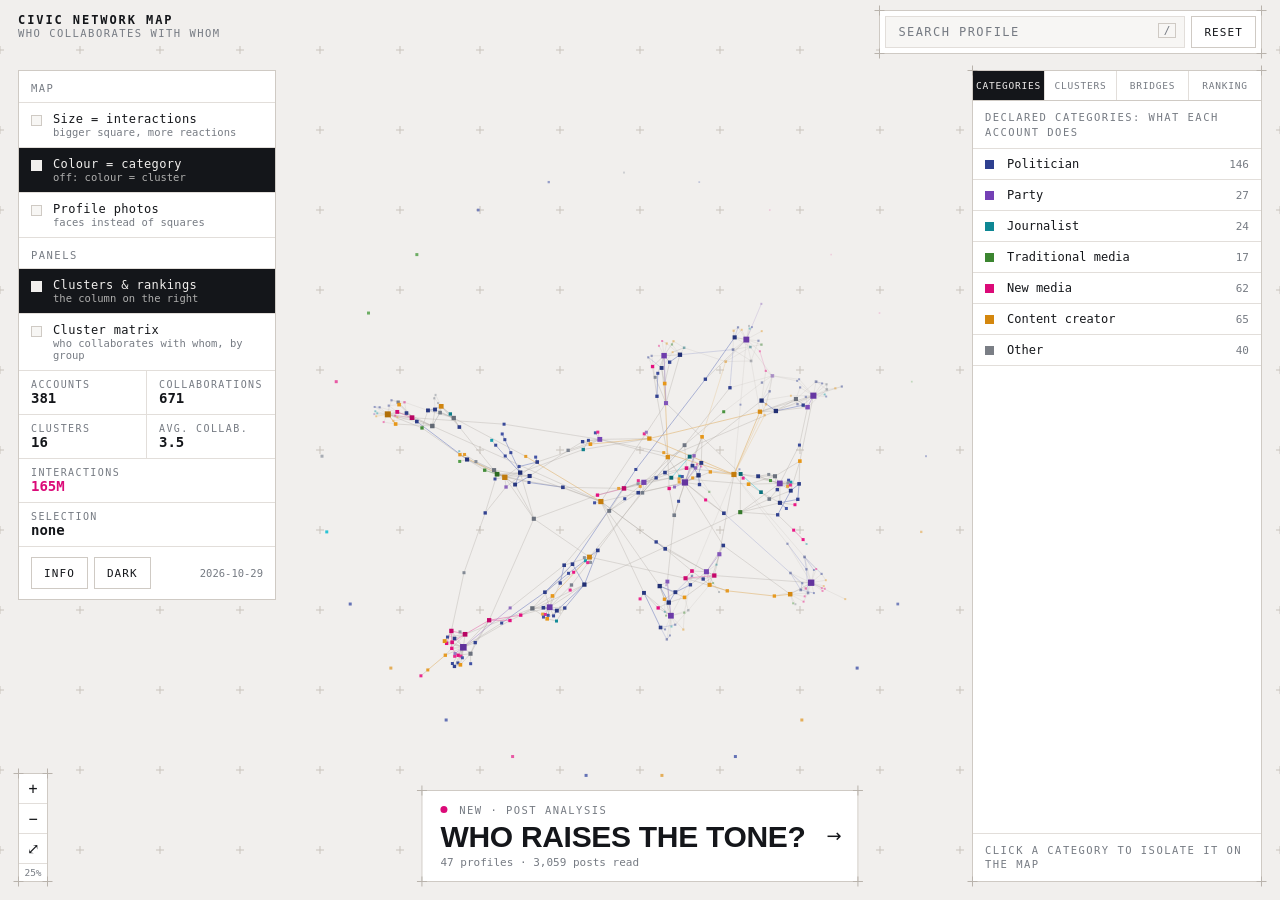
<file: network-map-blueprint/kit/site/index.html>
<!doctype html>
<html lang="en" data-theme="light">
<head>
<meta charset="utf-8">
<meta name="viewport" content="width=device-width, initial-scale=1, viewport-fit=cover">
<!-- SEO:head -->
<title>Civic Network Map · Who collaborates with whom</title>
<meta name="description" content="Who collaborates with whom on Instagram: 381 accounts and 671 collaborations in 16 clusters.">
<link rel="canonical" href="https://example.org/">
<meta property="og:type" content="website">
<meta property="og:site_name" content="Civic Network Map">
<meta property="og:title" content="Civic Network Map · Who collaborates with whom">
<meta property="og:description" content="Who collaborates with whom on Instagram: 381 accounts and 671 collaborations in 16 clusters.">
<meta property="og:url" content="https://example.org/">
<meta property="og:image" content="https://example.org/img/og.png">
<meta name="twitter:card" content="summary_large_image">
<script type="application/ld+json">{"@context": "https://schema.org", "@graph": [{"@type": "WebSite", "@id": "https://example.org/#site", "name": "Civic Network Map", "url": "https://example.org/", "inLanguage": "en"}, {"@type": "WebPage", "@id": "https://example.org/#page", "name": "Civic Network Map · Who collaborates with whom", "url": "https://example.org/", "isPartOf": {"@id": "https://example.org/#site"}, "dateModified": "2026-10-29", "description": "Who collaborates with whom on Instagram: 381 accounts and 671 collaborations in 16 clusters."}, {"@type": "Dataset", "@id": "https://example.org/#data", "name": "Civic Network Map", "description": "Who collaborates with whom on Instagram: 381 accounts and 671 collaborations in 16 clusters.", "dateModified": "2026-10-29", "temporalCoverage": "2026-01-01/2026-09-30", "creator": [{"@type": "Organization", "name": "Example Newsroom"}]}]}</script>
<!-- /SEO:head -->
<meta name="theme-color" content="#F1EFED">
<link rel="icon" href="img/icon.svg" type="image/svg+xml">
<script src="js/theme-init.js"></script>
<link rel="stylesheet" href="css/style.css">
</head>
<body class="page-map">

<div class="gate" id="gate">
  <div class="gate-box box">
    <p class="lab">Loading</p>
    <h1 id="gateTitle">Network map</h1>
    <p class="gate-msg" id="gateMsg" role="status"></p>
  </div>
</div>

<header class="bar" id="bar" hidden>
  <a class="brand" href="./"><b id="brandTitle"></b><span id="brandSub"></span></a>
  <div class="tools box">
    <div class="search">
      <input id="q" type="search" placeholder="Search profile" autocomplete="off" spellcheck="false"
             role="combobox" aria-expanded="false" aria-controls="sugg" aria-autocomplete="list" aria-label="Search profile">
      <kbd aria-hidden="true">/</kbd>
      <ul class="sugg box" id="sugg" role="listbox" hidden></ul>
    </div>
    <button class="btn" id="btnReset" type="button">Reset</button>
  </div>
  <button class="btn only-narrow" id="btnMenu" type="button" aria-expanded="false" aria-controls="opts">View</button>
</header>

<aside class="opts box" id="opts" aria-label="View options" hidden>
  <p class="lab">Map</p>
  <button class="opt" type="button" data-opt="itr" aria-pressed="false"><b>Size = interactions</b><small>bigger square, more reactions</small></button>
  <button class="opt" type="button" data-opt="cat" aria-pressed="true"><b>Colour = category</b><small>off: colour = cluster</small></button>
  <button class="opt" type="button" data-opt="photos" aria-pressed="false"><b>Profile photos</b><small>faces instead of squares</small></button>
  <p class="lab">Panels</p>
  <button class="opt" type="button" data-opt="rail" aria-pressed="true"><b>Clusters &amp; rankings</b><small>the column on the right</small></button>
  <button class="opt" type="button" data-opt="matrix" aria-pressed="false"><b>Cluster matrix</b><small>who collaborates with whom, by group</small></button>
  <dl class="stats">
    <div><dt>Accounts</dt><dd id="sNodes">—</dd></div>
    <div><dt>Collaborations</dt><dd id="sLinks">—</dd></div>
    <div><dt>Clusters</dt><dd id="sClusters">—</dd></div>
    <div><dt>Avg. collab.</dt><dd id="sAvg">—</dd></div>
    <div class="wide"><dt>Interactions</dt><dd class="hot" id="sItr">—</dd></div>
    <div class="wide"><dt>Selection</dt><dd id="sSel">none</dd></div>
  </dl>
  <div class="opts-foot">
    <button class="btn" id="btnInfo" type="button">Info</button>
    <button class="btn" id="btnTheme" type="button">Dark</button>
    <time id="sDate"></time>
  </div>
</aside>

<main class="stage" id="stage" hidden>
  <canvas id="graph" role="img" aria-label="Collaboration network: use the search box or the lists to explore it"></canvas>
  <div class="tip" id="tip" hidden></div>
  <div class="zoom box" role="group" aria-label="Zoom">
    <button type="button" id="zIn" aria-label="Zoom in">+</button>
    <button type="button" id="zOut" aria-label="Zoom out">−</button>
    <button type="button" id="zFit" aria-label="Fit the whole network">⤢</button>
    <output id="sZoom">100%</output>
  </div>
  <div class="sizes box" id="sizeLegend" hidden></div>
  <a class="teaser box" id="teaser" href="compass.html" hidden>
    <span class="lab"><i class="dot"></i> New · post analysis</span>
    <b class="display">Who raises the tone?</b>
    <small id="teaserSub"></small>
  </a>
</main>

<section class="matrix" id="matrix" hidden aria-labelledby="mxTitle">
  <header class="mx-head">
    <h2 class="lab" id="mxTitle">Cluster × cluster matrix</h2>
    <p>Each cell counts the collaborations between the cluster of the row and the cluster of the
       column. The last column is the share that stays inside the cluster. Click a cell to see that
       pair on the map.</p>
    <p class="mx-brief" id="mxBrief"></p>
  </header>
  <div class="mx-wrap"><table class="mx" id="mx"></table></div>
</section>

<aside class="rail box" id="rail" hidden>
  <div class="tabs" role="tablist" aria-label="Lists">
    <button role="tab" type="button" data-tab="cat" aria-selected="true">Categories</button>
    <button role="tab" type="button" data-tab="cluster" aria-selected="false">Clusters</button>
    <button role="tab" type="button" data-tab="bridge" aria-selected="false">Bridges</button>
    <button role="tab" type="button" data-tab="rank" aria-selected="false">Ranking</button>
  </div>
  <p class="rail-sub lab" id="railSub"></p>
  <div class="rail-body" id="railBody" role="tabpanel"></div>
  <p class="rail-foot lab" id="railFoot"></p>
</aside>

<aside class="card box" id="card" hidden aria-label="Profile"></aside>

<dialog class="info box" id="info" aria-labelledby="infoTitle">
  <form method="dialog"><button class="close" aria-label="Close">×</button></form>
  <h2 class="lab" id="infoTitle">About this map</h2>
  <div id="infoBody"></div>
</dialog>

<!-- SEO:text -->
<section class="vh" aria-labelledby="seoTitle">
<h2 id="seoTitle">Civic Network Map in words</h2>
<p>Who collaborates with whom on Instagram: 381 accounts and 671 collaborations in 16 clusters. Categories: Politician 146, Content creator 65, New media 62, Other 40, Party 27, Journalist 24, Traditional media 17. Period 2026-01-01 – 2026-09-30. Edition of <time datetime="2026-10-29">2026-10-29</time>.</p>
<h3>Groups and clusters</h3><ul>
<li><b>Far left</b>: Red Forum (20).</li>
<li><b>Left</b>: Left Alliance (26).</li>
<li><b>Centre-left</b>: Progressive Party (25), Civic List (20), Green Wave (20).</li>
<li><b>Centre</b>: Liberal Centre (22), Reform Bloc (11).</li>
<li><b>Centre-right</b>: Popular Union (23), Moderates (22).</li>
<li><b>Right</b>: Patriots / Heritage League (53), National Front (27).</li>
<li><b>Far right</b>: Identity Network (16).</li>
<li><b>Independent</b>: Indie Media (29), Podcast Circle (22), Satire Desk (11).</li>
<li><b>Unassigned</b>: nevel_za (9).</li>
</ul>
<p>Full method: <a href="llms-full.txt">llms-full.txt</a>.</p>
</section>
<!-- /SEO:text -->
<noscript><p class="noscript">This map needs JavaScript. The method is described in <a href="llms-full.txt">llms-full.txt</a>.</p></noscript>

<script src="data.js?v=2c7e0327c3"></script>
<script src="js/core.js"></script>
<script src="js/map.js"></script>
</body>
</html>
</file>
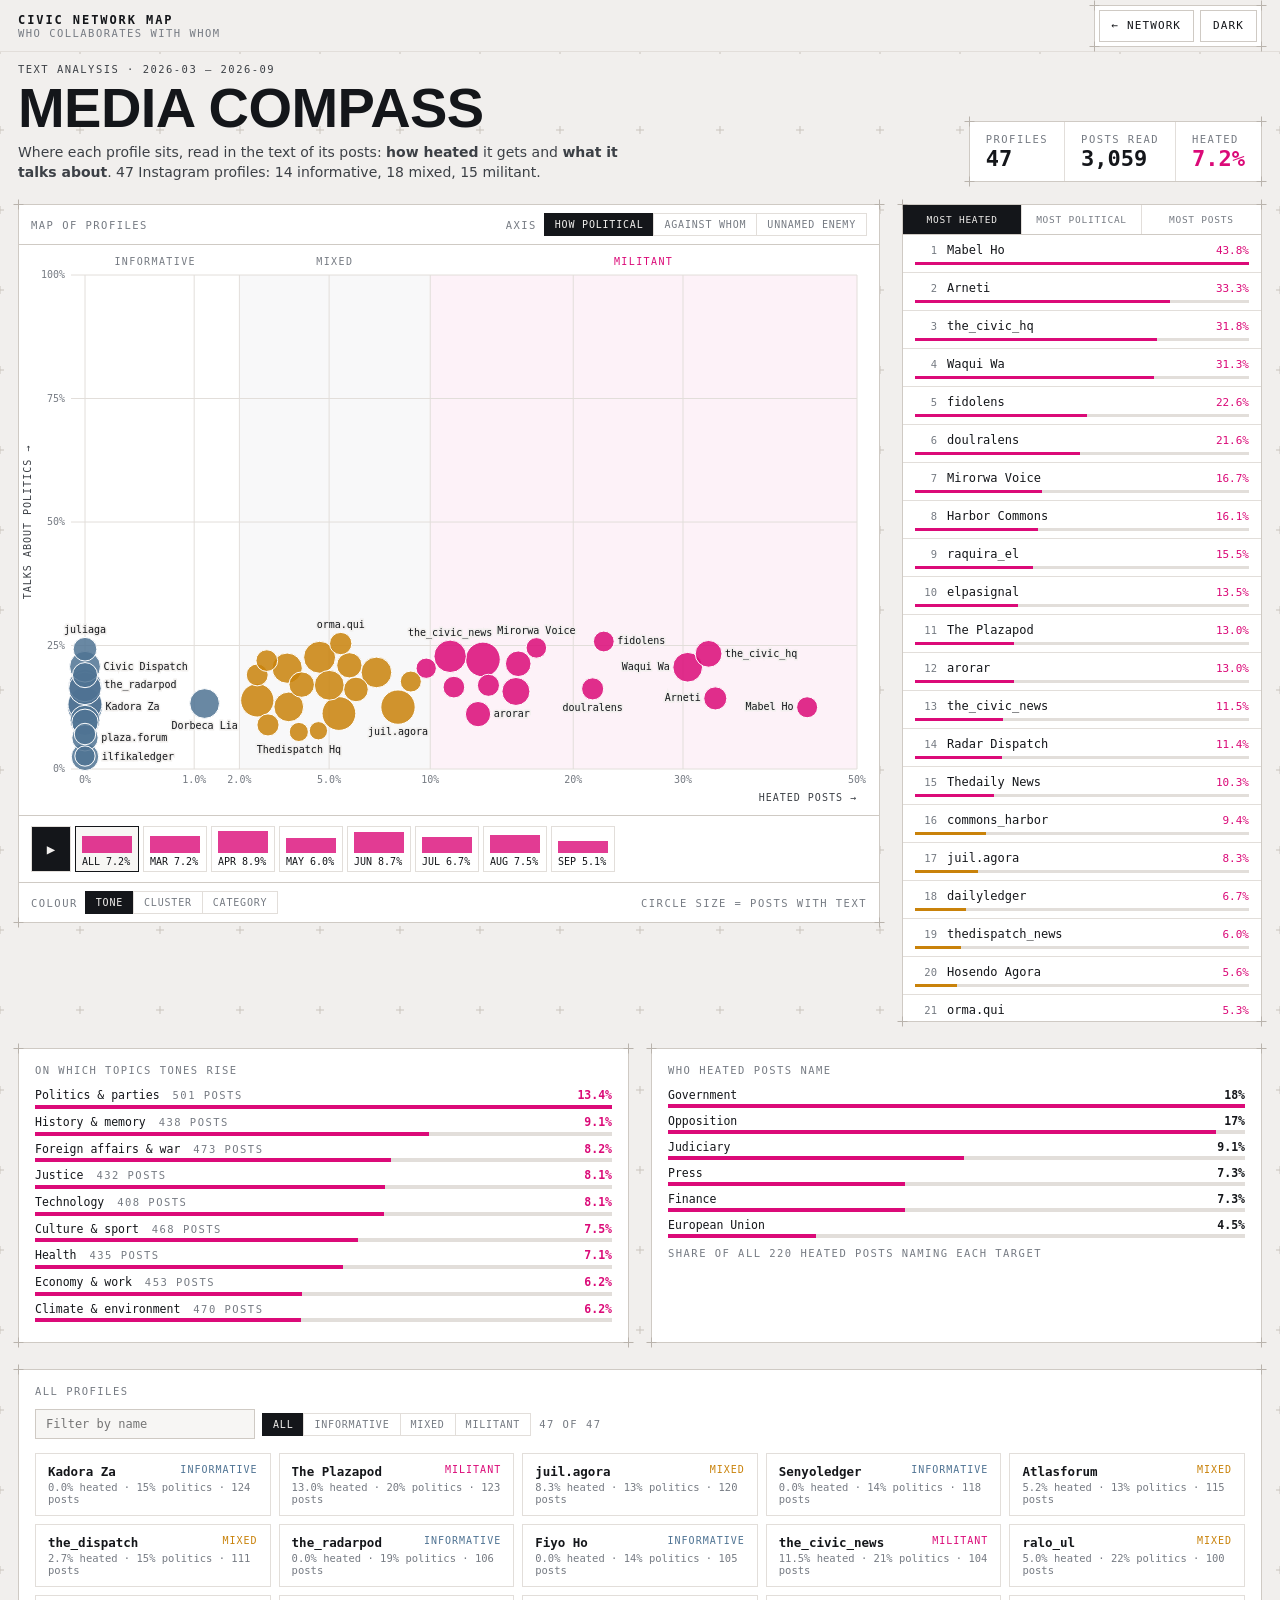
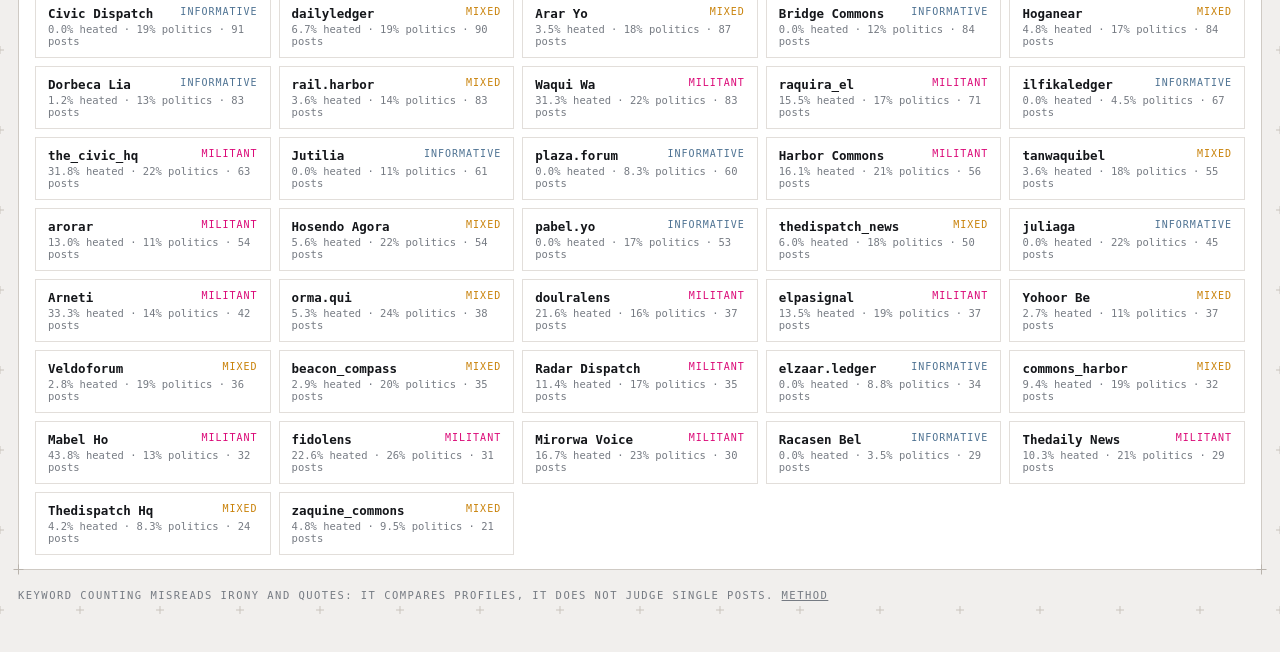
<file: network-map-blueprint/kit/site/compass.html>
<!doctype html>
<html lang="en" data-theme="light">
<head>
<meta charset="utf-8">
<meta name="viewport" content="width=device-width, initial-scale=1, viewport-fit=cover">
<!-- SEO:head -->
<title>Media Compass · Civic Network Map</title>
<meta name="description" content="The tone of 3,059 posts from 47 accounts: how heated, how political, and against whom.">
<link rel="canonical" href="https://example.org/compass">
<meta property="og:type" content="website">
<meta property="og:site_name" content="Civic Network Map">
<meta property="og:title" content="Media Compass · Civic Network Map">
<meta property="og:description" content="The tone of 3,059 posts from 47 accounts: how heated, how political, and against whom.">
<meta property="og:url" content="https://example.org/compass">
<meta property="og:image" content="https://example.org/img/og-compass.png">
<meta name="twitter:card" content="summary_large_image">
<script type="application/ld+json">{"@context": "https://schema.org", "@graph": [{"@type": "WebSite", "@id": "https://example.org/#site", "name": "Civic Network Map", "url": "https://example.org/", "inLanguage": "en"}, {"@type": "WebPage", "@id": "https://example.org/compass#page", "name": "Media Compass · Civic Network Map", "url": "https://example.org/compass", "isPartOf": {"@id": "https://example.org/#site"}, "dateModified": "2026-10-29", "description": "The tone of 3,059 posts from 47 accounts: how heated, how political, and against whom."}, {"@type": "Dataset", "@id": "https://example.org/#data", "name": "Civic Network Map", "description": "The tone of 3,059 posts from 47 accounts: how heated, how political, and against whom.", "dateModified": "2026-10-29", "temporalCoverage": "2026-01-01/2026-09-30", "creator": [{"@type": "Organization", "name": "Example Newsroom"}]}]}</script>
<!-- /SEO:head -->
<meta name="theme-color" content="#F1EFED">
<link rel="icon" href="img/icon.svg" type="image/svg+xml">
<script src="js/theme-init.js"></script>
<link rel="stylesheet" href="css/style.css">
</head>
<body class="page-compass">

<div class="gate" id="gate">
  <div class="gate-box box">
    <p class="lab">Loading</p>
    <h1>Media Compass</h1>
    <p class="gate-msg" id="gateMsg" role="status"></p>
  </div>
</div>

<header class="bar">
  <a class="brand" href="./"><b id="brandTitle"></b><span id="brandSub"></span></a>
  <div class="tools box">
    <a class="btn" href="./">← Network</a>
    <button class="btn" id="btnTheme" type="button">Dark</button>
  </div>
</header>

<main class="cp" id="cp" hidden>
  <div class="cp-top">
    <div>
      <p class="lab" id="cpPeriod"></p>
      <h1>Media Compass</h1>
      <p>Where each profile sits, read in the text of its posts: <b>how heated</b> it gets and
         <b>what it talks about</b>. <span id="cpLede"></span></p>
    </div>
    <dl class="counters box">
      <div><dt class="lab">Profiles</dt><dd id="cN">—</dd></div>
      <div><dt class="lab">Posts read</dt><dd id="cPosts">—</dd></div>
      <div><dt class="lab">Heated</dt><dd class="hot" id="cAcc">—</dd></div>
    </dl>
  </div>

  <div class="cp-main">
    <section class="plot-box box" aria-labelledby="plotTitle">
      <div class="plot-head">
        <h2 class="lab" id="plotTitle">Map of profiles</h2>
        <div class="seg" id="axis" role="group" aria-label="Vertical axis">
          <span class="lab">Axis</span>
          <button type="button" data-y="pol" aria-pressed="true">How political</button>
          <button type="button" data-y="side">Against whom</button>
          <button type="button" data-y="vague">Unnamed enemy</button>
        </div>
      </div>
      <svg id="cpSvg" role="img" aria-labelledby="cpSvgDesc"><desc id="cpSvgDesc"></desc></svg>
      <div class="timeline" id="timeline" role="group" aria-label="Month"></div>
      <div class="plot-foot">
        <div class="seg" id="colorBy" role="group" aria-label="Colour">
          <span class="lab">Colour</span>
          <button type="button" data-c="tone" aria-pressed="true">Tone</button>
          <button type="button" data-c="cluster">Cluster</button>
          <button type="button" data-c="cat">Category</button>
        </div>
        <span class="lab" id="cpNote" hidden></span>
        <span class="lab">Circle size = posts with text</span>
      </div>
    </section>

    <aside class="side box" aria-label="Rankings and profile">
      <div class="tabs" role="tablist">
        <button type="button" role="tab" data-o="acc" aria-selected="true">Most heated</button>
        <button type="button" role="tab" data-o="pol" aria-selected="false">Most political</button>
        <button type="button" role="tab" data-o="txt" aria-selected="false">Most posts</button>
      </div>
      <div class="side-body" id="side"></div>
    </aside>
  </div>

  <div class="cp-lower">
    <section class="box" aria-labelledby="tTitle">
      <h2 class="lab" id="tTitle">On which topics tones rise</h2>
      <div id="topics"></div>
    </section>
    <section class="box" aria-labelledby="gTitle">
      <h2 class="lab" id="gTitle">Who heated posts name</h2>
      <div id="targets"></div>
    </section>
  </div>

  <section class="cp-list box" aria-labelledby="lTitle">
    <h2 class="lab" id="lTitle">All profiles</h2>
    <div class="filters">
      <input id="fq" type="search" placeholder="Filter by name" aria-label="Filter by name" autocomplete="off">
      <div class="seg" id="fTone" role="group" aria-label="Tone">
        <button type="button" data-t="" aria-pressed="true">All</button>
        <button type="button" data-t="informative" aria-pressed="false">Informative</button>
        <button type="button" data-t="mixed" aria-pressed="false">Mixed</button>
        <button type="button" data-t="militant" aria-pressed="false">Militant</button>
      </div>
      <span class="lab" id="fCount"></span>
    </div>
    <div class="grid-cards" id="list"></div>
    <p class="empty" id="listEmpty" hidden>No profile matches these filters.</p>
  </section>

  <p class="lab" style="margin-top:18px">Keyword counting misreads irony and quotes: it compares profiles, it does not judge single posts.
     <a href="llms-full.txt">Method</a></p>
</main>

<!-- SEO:text -->
<section class="vh" aria-labelledby="seoTitle">
<h2 id="seoTitle">Civic Network Map in words</h2>
<p>Who collaborates with whom on Instagram: 381 accounts and 671 collaborations in 16 clusters. Categories: Politician 146, Content creator 65, New media 62, Other 40, Party 27, Journalist 24, Traditional media 17. Period 2026-01-01 – 2026-09-30. Edition of <time datetime="2026-10-29">2026-10-29</time>.</p>
<h3>Groups and clusters</h3><ul>
<li><b>Far left</b>: Red Forum (20).</li>
<li><b>Left</b>: Left Alliance (26).</li>
<li><b>Centre-left</b>: Progressive Party (25), Civic List (20), Green Wave (20).</li>
<li><b>Centre</b>: Liberal Centre (22), Reform Bloc (11).</li>
<li><b>Centre-right</b>: Popular Union (23), Moderates (22).</li>
<li><b>Right</b>: Patriots / Heritage League (53), National Front (27).</li>
<li><b>Far right</b>: Identity Network (16).</li>
<li><b>Independent</b>: Indie Media (29), Podcast Circle (22), Satire Desk (11).</li>
<li><b>Unassigned</b>: nevel_za (9).</li>
</ul>
<p>Full method: <a href="llms-full.txt">llms-full.txt</a>.</p>
</section>
<!-- /SEO:text -->
<noscript><p class="noscript">The Compass needs JavaScript. The method is described in <a href="llms-full.txt">llms-full.txt</a>.</p></noscript>

<script src="data.js?v=2c7e0327c3"></script>
<script src="js/core.js"></script>
<script src="js/compass.js"></script>
</body>
</html>
</file>
<file: network-map-blueprint/kit/site/css/style.css>
/* ══════════════════════════════════════════════════════════════════════════
   Network map kit: "technical sheet" interface. Hairline boxes with
   registration crosses, monospace labels, one hot accent. Light and dark.
   To use a web font, self-host the WOFF2 (the CSP blocks font CDNs) and put
   its family first in --font-body / --font-display.
   ══════════════════════════════════════════════════════════════════════════ */

/* ---------------------------------------------------------------- tokens */
:root {
  --font-mono: ui-monospace, 'SF Mono', SFMono-Regular, Menlo, 'DejaVu Sans Mono', Consolas, monospace;
  --font-body: system-ui, -apple-system, 'Segoe UI', Roboto, 'Helvetica Neue', Arial, sans-serif;
  --font-display: 'Archivo Narrow', 'Roboto Condensed', 'Arial Narrow', 'Helvetica Neue', Arial, sans-serif;

  --bar-h: 52px;
  --opts-w: 258px;
  --rail-w: 290px;
  --card-w: 368px;
  --gap: 18px;
  --ease: cubic-bezier(0.2, 0.9, 0.3, 1);
  --t: 160ms;
}
:root, :root[data-theme="light"] {
  --bg: #F1EFED;
  --surface: #FFFFFF;
  --surface-2: #F7F6F4;
  --ink: #14161A;
  --ink-2: #3C4046;
  --muted: #767B83;
  --line: #CFCAC4;
  --line-soft: #E2DEDA;
  --edge: #A9A39C;
  --edge-off: #C9C4BE;
  --node-off: #B6B0A9;
  --accent: #DB0A78;
  --halo: rgba(241, 239, 237, 0.92);
  --shadow: 0 24px 60px -34px rgba(11, 12, 15, 0.45);
  --cross: url("data:image/svg+xml;utf8,<svg xmlns='http://www.w3.org/2000/svg' width='11' height='11'><path d='M5.5 0.5v10M0.5 5.5h10' stroke='%23B9B3AC' stroke-width='1'/></svg>");
  --grid: url("data:image/svg+xml;utf8,<svg xmlns='http://www.w3.org/2000/svg' width='80' height='80'><path d='M40 36v8M36 40h8' stroke='%23C9C3BC' stroke-width='1'/></svg>");
  color-scheme: light;
}
:root[data-theme="dark"] {
  --bg: #0B0D10;
  --surface: #12151A;
  --surface-2: #171B21;
  --ink: #E9E7E4;
  --ink-2: #B9BCC1;
  --muted: #7E858E;
  --line: #2A2F37;
  --line-soft: #21262D;
  --edge: #4A515B;
  --edge-off: #2E343C;
  --node-off: #454C55;
  --accent: #FF45A6;
  --halo: rgba(11, 13, 16, 0.9);
  --shadow: 0 24px 60px -30px rgba(0, 0, 0, 0.8);
  --cross: url("data:image/svg+xml;utf8,<svg xmlns='http://www.w3.org/2000/svg' width='11' height='11'><path d='M5.5 0.5v10M0.5 5.5h10' stroke='%23394049' stroke-width='1'/></svg>");
  --grid: url("data:image/svg+xml;utf8,<svg xmlns='http://www.w3.org/2000/svg' width='80' height='80'><path d='M40 36v8M36 40h8' stroke='%23262B32' stroke-width='1'/></svg>");
  color-scheme: dark;
}

/* ---------------------------------------------------------------- base */
*, *::before, *::after { box-sizing: border-box; margin: 0; padding: 0; }
html, body { height: 100%; }
body {
  background: var(--bg) var(--grid) center / 80px 80px;
  color: var(--ink);
  font: 14px/1.45 var(--font-body);
  -webkit-font-smoothing: antialiased;
}
body.page-map { overflow: hidden; overscroll-behavior: none; }
button { font: inherit; color: inherit; background: none; border: 0; cursor: pointer; text-align: left; }
a { color: inherit; }
[hidden] { display: none !important; }
:focus-visible { outline: 2px solid var(--accent); outline-offset: 2px; }
.vh { position: absolute; width: 1px; height: 1px; overflow: hidden; clip-path: inset(50%); white-space: nowrap; }
.lab {
  font: 500 10.5px/1.4 var(--font-mono);
  letter-spacing: 0.14em;
  text-transform: uppercase;
  color: var(--muted);
}
.hot { color: var(--accent); }
.display { font: 700 30px/1 var(--font-display); text-transform: uppercase; letter-spacing: -0.01em; }

/* a box: hairline border plus a registration cross on each corner */
.box { position: relative; background: var(--surface); border: 1px solid var(--line); }
.box::before {
  content: ''; position: absolute; inset: -6px; pointer-events: none;
  background: var(--cross) 0 0 / 11px no-repeat, var(--cross) 100% 0 / 11px no-repeat,
              var(--cross) 0 100% / 11px no-repeat, var(--cross) 100% 100% / 11px no-repeat;
}

.btn {
  display: inline-flex; align-items: center; gap: 6px;
  height: 32px; padding: 0 12px;
  border: 1px solid var(--line); background: var(--surface);
  font: 500 11px var(--font-mono); letter-spacing: 0.1em; text-transform: uppercase;
  text-decoration: none; white-space: nowrap;
  transition: background var(--t) var(--ease), border-color var(--t) var(--ease);
}
.btn:hover { border-color: var(--ink); }

/* ---------------------------------------------------------------- loading gate */
.gate { position: fixed; inset: 0; z-index: 50; display: grid; place-items: center; background: var(--bg) var(--grid) center / 80px 80px; transition: opacity 400ms var(--ease); }
.gate.gone { opacity: 0; pointer-events: none; }
.gate-box { padding: 28px 34px; min-width: 280px; }
.gate-box h1 { font: 700 40px/1 var(--font-display); text-transform: uppercase; margin: 6px 0 10px; }
.gate-msg { font: 12px var(--font-mono); color: var(--accent); min-height: 1em; }

/* ---------------------------------------------------------------- top bar */
.bar {
  position: fixed; top: 0; left: 0; right: 0; z-index: 20; height: var(--bar-h);
  display: flex; align-items: center; justify-content: space-between; gap: 16px;
  padding: 0 var(--gap); pointer-events: none;
}
.bar > * { pointer-events: auto; }
.brand { display: flex; flex-direction: column; text-decoration: none; line-height: 1.2; min-width: 0; }
.brand b { font: 700 12px var(--font-mono); letter-spacing: 0.16em; text-transform: uppercase; }
.brand span { font: 10.5px var(--font-mono); letter-spacing: 0.14em; text-transform: uppercase; color: var(--muted); }
.tools { display: flex; gap: 6px; padding: 5px; margin-top: 12px; }
.search { position: relative; }
.search input {
  width: 300px; height: 32px; padding: 0 30px 0 12px;
  border: 1px solid var(--line-soft); background: var(--surface-2); color: var(--ink);
  font: 12px var(--font-mono); letter-spacing: 0.04em;
}
.search input::placeholder { text-transform: uppercase; letter-spacing: 0.12em; color: var(--muted); }
.search kbd { position: absolute; right: 9px; top: 7px; font: 11px var(--font-mono); color: var(--muted); border: 1px solid var(--line); padding: 0 5px; }
.sugg { position: absolute; top: 38px; left: 0; width: 100%; max-height: 60vh; overflow-y: auto; list-style: none; box-shadow: var(--shadow); z-index: 30; }
.sugg li { display: grid; grid-template-columns: 10px 1fr auto; gap: 2px 8px; align-items: center; padding: 7px 10px; border-bottom: 1px solid var(--line-soft); cursor: pointer; font: 12px var(--font-mono); }
.sugg li i { width: 8px; height: 8px; }
.sugg li span { grid-column: 2; font: 11.5px var(--font-body); color: var(--muted); }
.sugg li em { grid-column: 3; grid-row: 1; font-style: normal; color: var(--muted); }
.sugg li.on, .sugg li:hover { background: var(--surface-2); }
.sugg li.none { color: var(--muted); cursor: default; }
.only-narrow { display: none; }

/* ---------------------------------------------------------------- options column */
.opts {
  position: fixed; z-index: 10; top: calc(var(--bar-h) + var(--gap)); left: var(--gap);
  width: var(--opts-w); max-height: calc(100vh - var(--bar-h) - 2 * var(--gap)); overflow-y: auto;
}
.opts > .lab { padding: 10px 12px 6px; border-bottom: 1px solid var(--line-soft); }
.opt {
  display: block; width: 100%; padding: 9px 12px 9px 34px; position: relative;
  border-bottom: 1px solid var(--line-soft);
  transition: background var(--t) var(--ease), color var(--t) var(--ease);
}
.opt b { display: block; font: 500 12px var(--font-mono); letter-spacing: 0.03em; }
.opt small { display: block; font: 10.5px var(--font-mono); color: var(--muted); }
.opt::before { content: ''; position: absolute; left: 12px; top: 12px; width: 11px; height: 11px; border: 1px solid var(--line); background: var(--surface-2); }
.opt[aria-pressed="true"] { background: var(--ink); color: var(--bg); }
.opt[aria-pressed="true"] small { color: color-mix(in srgb, var(--bg) 70%, transparent); }
.opt[aria-pressed="true"]::before { background: var(--bg); border-color: var(--bg); }
.opt:not([aria-pressed="true"]):hover { background: var(--surface-2); }
.stats { display: grid; grid-template-columns: 1fr 1fr; }
.stats div { padding: 8px 12px; border-bottom: 1px solid var(--line-soft); }
.stats div:nth-child(odd):not(.wide) { border-right: 1px solid var(--line-soft); }
.stats .wide { grid-column: span 2; }
.stats dt { font: 10px var(--font-mono); letter-spacing: 0.14em; text-transform: uppercase; color: var(--muted); }
.stats dd { font: 600 14px var(--font-mono); overflow: hidden; text-overflow: ellipsis; white-space: nowrap; }
.opts-foot { display: flex; align-items: center; gap: 6px; padding: 10px 12px; }
.opts-foot time { margin-left: auto; font: 10.5px var(--font-mono); color: var(--muted); }

/* ---------------------------------------------------------------- stage */
.stage { position: fixed; inset: 0; }
#graph { position: absolute; inset: 0; width: 100%; height: 100%; display: block; touch-action: none; }
.tip { position: fixed; z-index: 25; pointer-events: none; padding: 5px 9px; background: var(--ink); color: var(--bg); font: 12px var(--font-mono); white-space: nowrap; }
.tip span { opacity: 0.6; margin-left: 6px; }
.zoom { position: fixed; z-index: 10; left: var(--gap); bottom: var(--gap); display: flex; flex-direction: column; width: 30px; }
.zoom button { height: 30px; text-align: center; border-bottom: 1px solid var(--line-soft); font: 15px var(--font-mono); }
.zoom button:hover { background: var(--surface-2); }
.zoom output { font: 9.5px var(--font-mono); text-align: center; padding: 3px 0; color: var(--muted); }
.sizes { position: fixed; z-index: 10; left: calc(var(--gap) + 48px); bottom: var(--gap); padding: 10px 12px; max-width: 320px; }
.sizes .sq { display: flex; align-items: flex-end; gap: 12px; margin: 8px 0 6px; }
.sizes .sq span { display: flex; flex-direction: column; align-items: center; gap: 4px; font: 10px var(--font-mono); color: var(--muted); }
.sizes .sq i { display: block; background: var(--muted); }
.sizes .sq i.na { width: 9px; height: 9px; background: none; border: 1.2px solid var(--muted); }
.sizes .note { font: 10px var(--font-mono); color: var(--muted); }
.teaser {
  position: fixed; z-index: 10; left: 50%; bottom: var(--gap); transform: translateX(-50%);
  display: grid; gap: 4px; padding: 12px 52px 12px 18px; min-width: 300px; text-decoration: none;
  transition: border-color var(--t) var(--ease);
}
.teaser:hover { border-color: var(--ink); }
.teaser .dot { display: inline-block; width: 7px; height: 7px; border-radius: 50%; background: var(--accent); margin-right: 4px; vertical-align: 1px; font-style: normal; }
.teaser small { font: 11px var(--font-mono); color: var(--muted); }
.teaser::after { content: '→'; position: absolute; right: 16px; top: 50%; transform: translateY(-50%); font-size: 18px; }

/* ---------------------------------------------------------------- right rail and card */
.rail, .card {
  position: fixed; z-index: 10; top: calc(var(--bar-h) + var(--gap)); right: var(--gap); bottom: var(--gap);
  display: flex; flex-direction: column;
}
.rail { width: var(--rail-w); }
.card { width: var(--card-w); overflow-y: auto; animation: slide-in 280ms var(--ease); }
@keyframes slide-in { from { transform: translateX(24px); opacity: 0; } }
.tabs { display: grid; grid-template-columns: repeat(4, 1fr); border-bottom: 1px solid var(--line); }
.tabs button { padding: 9px 2px; text-align: center; font: 500 9.5px var(--font-mono); letter-spacing: 0.08em; text-transform: uppercase; color: var(--muted); border-right: 1px solid var(--line-soft); }
.tabs button:last-child { border-right: 0; }
.tabs button[aria-selected="true"] { background: var(--ink); color: var(--bg); }
.rail-sub { padding: 9px 12px; border-bottom: 1px solid var(--line-soft); }
.rail-body { flex: 1; overflow-y: auto; }
.rail-foot { padding: 9px 12px; border-top: 1px solid var(--line-soft); }
.row {
  display: grid; grid-template-columns: 12px 1fr auto; align-items: center; gap: 10px;
  width: 100%; padding: 8px 12px; border-bottom: 1px solid var(--line-soft);
  font: 12px var(--font-mono);
}
.row i { width: 9px; height: 9px; }
.row span { overflow: hidden; text-overflow: ellipsis; white-space: nowrap; }
.row em { font-style: normal; font-size: 11px; color: var(--muted); }
.row em.hot { color: var(--accent); }
.row:hover { background: var(--surface-2); }
.row.on { background: var(--ink); color: var(--bg); }
.row.on em { color: inherit; opacity: 0.7; }
.row.rank { grid-template-columns: 22px 1fr auto; row-gap: 5px; padding-bottom: 7px; }
.row.rank small { font-size: 10.5px; color: var(--muted); text-align: right; }
.row.rank .track { grid-column: 1 / -1; width: 100%; height: 3px; background: var(--line-soft); }
.row.rank .track b { display: block; height: 100%; }
.grp { display: flex; justify-content: space-between; width: 100%; padding: 12px 12px 6px; font: 600 10.5px var(--font-mono); letter-spacing: 0.12em; text-transform: uppercase; border-bottom: 1px solid var(--line); }
.grp em { font-style: normal; color: var(--muted); }
.grp:hover:not(:disabled) { background: var(--surface-2); }
.grp.on { background: var(--ink); color: var(--bg); }
.grp:disabled { cursor: default; }

.card-head { display: flex; align-items: center; gap: 8px; padding: 10px 12px; border-bottom: 1px solid var(--line); }
.card-head .sw { width: 9px; height: 9px; flex: none; }
.card-head .lab { flex: 1; overflow: hidden; text-overflow: ellipsis; white-space: nowrap; color: var(--ink); }
.close { font-size: 20px; line-height: 1; padding: 0 4px; color: var(--muted); }
.close:hover { color: var(--ink); }
.who { display: flex; gap: 14px; padding: 14px 14px 10px; align-items: flex-start; }
.face {
  flex: none; display: grid; place-items: center; background: var(--surface-2) no-repeat; border: 1px solid var(--line);
  font: 600 18px var(--font-mono); color: var(--muted);
}
.who h2 { font: 600 18px var(--font-mono); word-break: break-all; }
.who p { color: var(--muted); font-size: 13px; }
.pill { display: inline-flex; align-items: center; gap: 6px; margin-top: 6px; padding: 2px 8px; border: 1px solid var(--line); font: 10px var(--font-mono); letter-spacing: 0.1em; text-transform: uppercase; }
.pill i { width: 7px; height: 7px; }
.actions { display: flex; flex-wrap: wrap; gap: 6px; padding: 0 14px 14px; border-bottom: 1px solid var(--line); }
.metrics { display: grid; grid-template-columns: 1fr 1fr; border-bottom: 1px solid var(--line); }
.metrics div { padding: 10px 14px; border-bottom: 1px solid var(--line-soft); }
.metrics div:nth-child(odd) { border-right: 1px solid var(--line-soft); }
.metrics div:nth-last-child(-n+2) { border-bottom: 0; }
.metrics dt { font: 10px var(--font-mono); letter-spacing: 0.14em; text-transform: uppercase; color: var(--muted); }
.metrics dd { font: 600 20px var(--font-mono); }
.metrics dd.na { color: var(--muted); font-weight: 400; }
.bridge, .cp-line { margin: 12px 14px 0; padding: 10px 12px; border: 1px solid var(--line-soft); background: var(--surface-2); font: 11.5px var(--font-mono); }
.cp-line .lab { display: block; margin-bottom: 2px; }
.between { display: flex; justify-content: space-between; padding: 16px 14px 8px; }
.chips { display: flex; flex-wrap: wrap; gap: 5px; padding: 0 14px 16px; }
.chips button { display: inline-flex; align-items: center; gap: 6px; padding: 4px 8px; border: 1px solid var(--line); font: 11px var(--font-mono); }
.chips button:hover { border-color: var(--ink); }
.chips i { width: 7px; height: 7px; }

/* ---------------------------------------------------------------- matrix view */
.matrix {
  position: fixed; z-index: 9; top: var(--bar-h); bottom: 0; right: 0;
  left: calc(var(--opts-w) + 2 * var(--gap));
  background: var(--bg); overflow: auto; padding: 18px var(--gap) var(--gap);
}
.mx-head { max-width: 760px; margin-bottom: 14px; }
.mx-head p { color: var(--ink-2); margin-top: 6px; }
.mx-wrap { overflow: auto; }
.mx { border-collapse: collapse; font: 11px var(--font-mono); background: var(--surface); }
.mx th, .mx td { border: 1px solid var(--line-soft); }
.mx thead th { height: 130px; vertical-align: bottom; padding: 4px 2px; font-weight: 400; }
.mx thead th span { writing-mode: vertical-rl; transform: rotate(180deg); white-space: nowrap; display: inline-flex; align-items: center; gap: 4px; max-height: 120px; overflow: hidden; }
.mx thead th i, .mx tbody th i { display: inline-block; width: 8px; height: 8px; margin-right: 4px; }
.mx tbody th { text-align: right; padding: 0 8px; white-space: nowrap; font-weight: 400; }
.mx td { width: 34px; min-width: 34px; height: 30px; text-align: center; cursor: pointer; }
.mx td.z { color: var(--muted); cursor: default; }
.mx td.cl { color: var(--muted); cursor: default; width: 46px; }
.mx td[data-a]:hover { outline: 2px solid var(--ink); outline-offset: -2px; }
body.alt .rail, body.alt .card, body.alt .zoom, body.alt .sizes, body.alt .teaser { display: none; }

/* ---------------------------------------------------------------- info dialog */
.info { margin: auto; width: min(640px, calc(100vw - 32px)); max-height: calc(100vh - 48px); padding: 22px 26px; color: var(--ink); overflow: auto; box-shadow: var(--shadow); }
.info::backdrop { background: rgba(10, 12, 15, 0.45); }
.info .close { position: absolute; right: 14px; top: 12px; }
.info h3 { font: 600 11px var(--font-mono); letter-spacing: 0.12em; text-transform: uppercase; margin: 18px 0 6px; }
.info p, .info li { color: var(--ink-2); margin-bottom: 8px; }
.info ul { padding-left: 18px; }
.info .lede { color: var(--ink); font-size: 15px; margin-top: 10px; }
.noscript { position: fixed; inset: 40% 20px auto; text-align: center; font: 13px var(--font-mono); }

/* ---------------------------------------------------------------- narrow screens */
@media (max-width: 1000px) {
  .search input { width: 220px; }
}
@media (max-width: 760px) {
  :root { --gap: 10px; }
  .only-narrow { display: inline-flex; }
  .brand span { display: none; }
  .tools { margin-top: 0; padding: 0; border: 0; background: none; }
  .tools::before { display: none; }
  .tools .search, .tools #btnReset { display: none; }
  body.menu-open .tools { position: fixed; top: var(--bar-h); left: var(--gap); right: var(--gap); z-index: 21; display: flex; padding: 6px; background: var(--surface); border: 1px solid var(--line); }
  body.menu-open .tools .search, body.menu-open .tools #btnReset { display: block; }
  body.menu-open .tools .search { flex: 1; }
  .search input { width: 100%; font-size: 16px; }
  .opts { display: none; top: calc(var(--bar-h) + 52px); left: var(--gap); right: var(--gap); width: auto; max-height: 55vh; z-index: 21; box-shadow: var(--shadow); }
  body.menu-open .opts:not([hidden]) { display: block; }
  .rail, .card { top: auto; left: 0; right: 0; bottom: 0; width: auto; border-left: 0; border-right: 0; border-bottom: 0; }
  .rail { height: 44vh; }
  .card { height: 60vh; animation-name: slide-up; }
  @keyframes slide-up { from { transform: translateY(24px); opacity: 0; } }
  .rail::before, .card::before { display: none; }
  .zoom, .sizes { display: none; }
  .teaser { display: none; }
  .matrix { left: 0; }
}
@media (pointer: coarse) {
  input, select { font-size: 16px; }   /* iOS zooms the page on smaller inputs */
}

@media (prefers-reduced-motion: reduce) {
  *, *::before, *::after { animation: none !important; transition: none !important; scroll-behavior: auto !important; }
}

/* ══════════════════════════════════════════════════════════════════════════
   MEDIA COMPASS PAGE
   ══════════════════════════════════════════════════════════════════════════ */
body.page-compass { overflow-y: auto; }
.cp { max-width: 1320px; margin: 0 auto; padding: calc(var(--bar-h) + 10px) var(--gap) 48px; }
.cp-top { display: grid; grid-template-columns: 1fr auto; gap: 20px; align-items: end; margin-bottom: 22px; }
.cp-top h1 { font: 700 56px/0.95 var(--font-display); text-transform: uppercase; letter-spacing: -0.01em; margin: 4px 0 8px; }
.cp-top p { color: var(--ink-2); max-width: 620px; }
.counters { display: grid; grid-template-columns: repeat(3, auto); }
.counters div { padding: 10px 16px; border-right: 1px solid var(--line-soft); }
.counters div:last-child { border-right: 0; }
.counters dd { font: 600 22px var(--font-mono); }
.cp-main { display: grid; grid-template-columns: minmax(0, 1fr) 360px; gap: 22px; align-items: start; }
.plot-box { padding: 0; }
.plot-head, .plot-foot { display: flex; flex-wrap: wrap; align-items: center; justify-content: space-between; gap: 10px; padding: 8px 12px; border-bottom: 1px solid var(--line); }
.plot-foot { border-bottom: 0; border-top: 1px solid var(--line); }
.seg { display: inline-flex; flex-wrap: wrap; align-items: center; row-gap: 4px; }
.seg .lab { margin-right: 8px; }
.seg button { padding: 5px 10px; border: 1px solid var(--line-soft); margin-left: -1px; font: 10px var(--font-mono); letter-spacing: 0.08em; text-transform: uppercase; color: var(--muted); }
.seg button[aria-pressed="true"] { background: var(--ink); color: var(--bg); border-color: var(--ink); }
#cpSvg { display: block; width: 100%; height: clamp(420px, calc(100vh - 330px), 760px); }
#cpSvg text { font: 10px var(--font-mono); fill: var(--muted); }
#cpSvg .band-lab { letter-spacing: 0.14em; text-transform: uppercase; }
#cpSvg .band-lab.hot { fill: var(--accent); }
#cpSvg .axis-t { fill: var(--ink-2); letter-spacing: 0.1em; text-transform: uppercase; }
#cpSvg .grid { stroke: var(--line-soft); }
#cpSvg .dot { transition: transform 720ms var(--ease), opacity 280ms; cursor: pointer; }
#cpSvg .dot circle.b { stroke: var(--surface); stroke-width: 1; fill-opacity: 0.85; }
#cpSvg .dot circle.b.nd { fill: none; stroke-width: 1.4; }
#cpSvg .dot circle.hit { fill: transparent; stroke: none; }
#cpSvg .dot.off { opacity: 0.08; pointer-events: none; }
#cpSvg .dot.dim { opacity: 0.25; }
#cpSvg .dot.sel circle.b { stroke: var(--ink); stroke-width: 2.4; fill-opacity: 1; }
#cpSvg .lbl { fill: var(--ink); font-size: 10px; paint-order: stroke; stroke: var(--halo); stroke-width: 3px; pointer-events: none; }
#cpSvg .lbl.sel { font-weight: 700; font-size: 11px; }
.timeline { display: flex; align-items: stretch; gap: 4px; padding: 10px 12px; border-top: 1px solid var(--line); overflow-x: auto; }
.timeline button { min-width: 64px; padding: 4px 6px; border: 1px solid var(--line-soft); font: 10px var(--font-mono); text-transform: uppercase; display: grid; gap: 3px; }
.timeline button .t { height: 22px; display: flex; align-items: flex-end; }
.timeline button .t b { display: block; width: 100%; background: var(--accent); opacity: 0.8; }
.timeline button[aria-pressed="true"] { border-color: var(--ink); background: var(--surface-2); }
.timeline .play { min-width: 40px; place-items: center; font-size: 14px; background: var(--ink); color: var(--bg); }
.side { position: sticky; top: calc(var(--bar-h) + 10px); max-height: calc(100vh - var(--bar-h) - 30px); display: flex; flex-direction: column; }
.side .tabs { grid-template-columns: repeat(3, 1fr); }
.side-body { overflow-y: auto; flex: 1 1 auto; }
.side-detail { padding: 14px; }
.side-detail h2 { font: 600 18px var(--font-mono); word-break: break-all; }
.side-detail .tone { display: inline-block; margin: 8px 0; padding: 3px 9px; font: 600 11px var(--font-mono); letter-spacing: 0.12em; text-transform: uppercase; color: #fff; }
.side-detail dl { display: grid; grid-template-columns: 1fr 1fr; border: 1px solid var(--line-soft); margin: 10px 0; }
.side-detail dl div { padding: 8px 10px; border-bottom: 1px solid var(--line-soft); }
.side-detail dl div:nth-child(odd) { border-right: 1px solid var(--line-soft); }
.side-detail dt { font: 10px var(--font-mono); letter-spacing: 0.12em; text-transform: uppercase; color: var(--muted); }
.side-detail dd { font: 600 16px var(--font-mono); }
.side-detail h3 { margin: 14px 0 6px; }
.hbar { display: grid; grid-template-columns: 1fr auto; gap: 2px 8px; font: 11.5px var(--font-mono); margin-bottom: 6px; }
.hbar i { grid-column: span 2; height: 4px; background: var(--line-soft); }
.hbar i b { display: block; height: 100%; background: var(--accent); }
.months { display: flex; align-items: flex-end; gap: 3px; height: 50px; margin-top: 6px; }
.months span { flex: 1; background: var(--accent); opacity: 0.75; min-height: 1px; }
.cp-lower { display: grid; grid-template-columns: 1fr 1fr; gap: 22px; margin-top: 26px; }
.cp-lower > section { padding: 14px 16px; }
.cp-lower h2 { margin-bottom: 10px; }
.cp-list { margin-top: 26px; padding: 14px 16px; }
.filters { display: flex; flex-wrap: wrap; gap: 8px; align-items: center; margin: 10px 0 14px; }
.filters input { height: 30px; padding: 0 10px; border: 1px solid var(--line); background: var(--surface-2); color: var(--ink); font: 12px var(--font-mono); min-width: 220px; }
.grid-cards { display: grid; grid-template-columns: repeat(auto-fill, minmax(230px, 1fr)); gap: 8px; }
.pcard { display: grid; grid-template-columns: 1fr auto; gap: 2px 8px; padding: 10px 12px; border: 1px solid var(--line-soft); background: var(--surface); }
.pcard:hover { border-color: var(--ink); }
.pcard b { font: 600 12.5px var(--font-mono); overflow: hidden; text-overflow: ellipsis; white-space: nowrap; }
.pcard small { font: 10.5px var(--font-mono); color: var(--muted); grid-column: span 2; }
.pcard .tn { font: 10px var(--font-mono); text-transform: uppercase; letter-spacing: 0.1em; }
.empty { color: var(--muted); font: 12px var(--font-mono); padding: 14px 0; }

@media (max-width: 1100px) {
  .cp-main { grid-template-columns: minmax(0, 1fr); }
  .side { position: relative; top: auto; display: block; max-height: none; }
  .side-body { max-height: 60vh; }
  .cp-lower { grid-template-columns: 1fr; }
}
@media (max-width: 760px) {
  .cp-top { grid-template-columns: 1fr; }
  .cp-top h1 { font-size: 40px; }
  .cp-lower { gap: 14px; }
  .filters input { min-width: 0; flex: 1 1 100%; }
  #cpSvg { height: min(112vw, 540px); }
  .tools .search { display: none; }
}
.page-compass .bar { background: var(--bg); border-bottom: 1px solid var(--line-soft); }
.page-compass .tools { margin-top: 0; padding: 4px; }
.cp-lower .hbar small { margin-left: 6px; }
</file>
